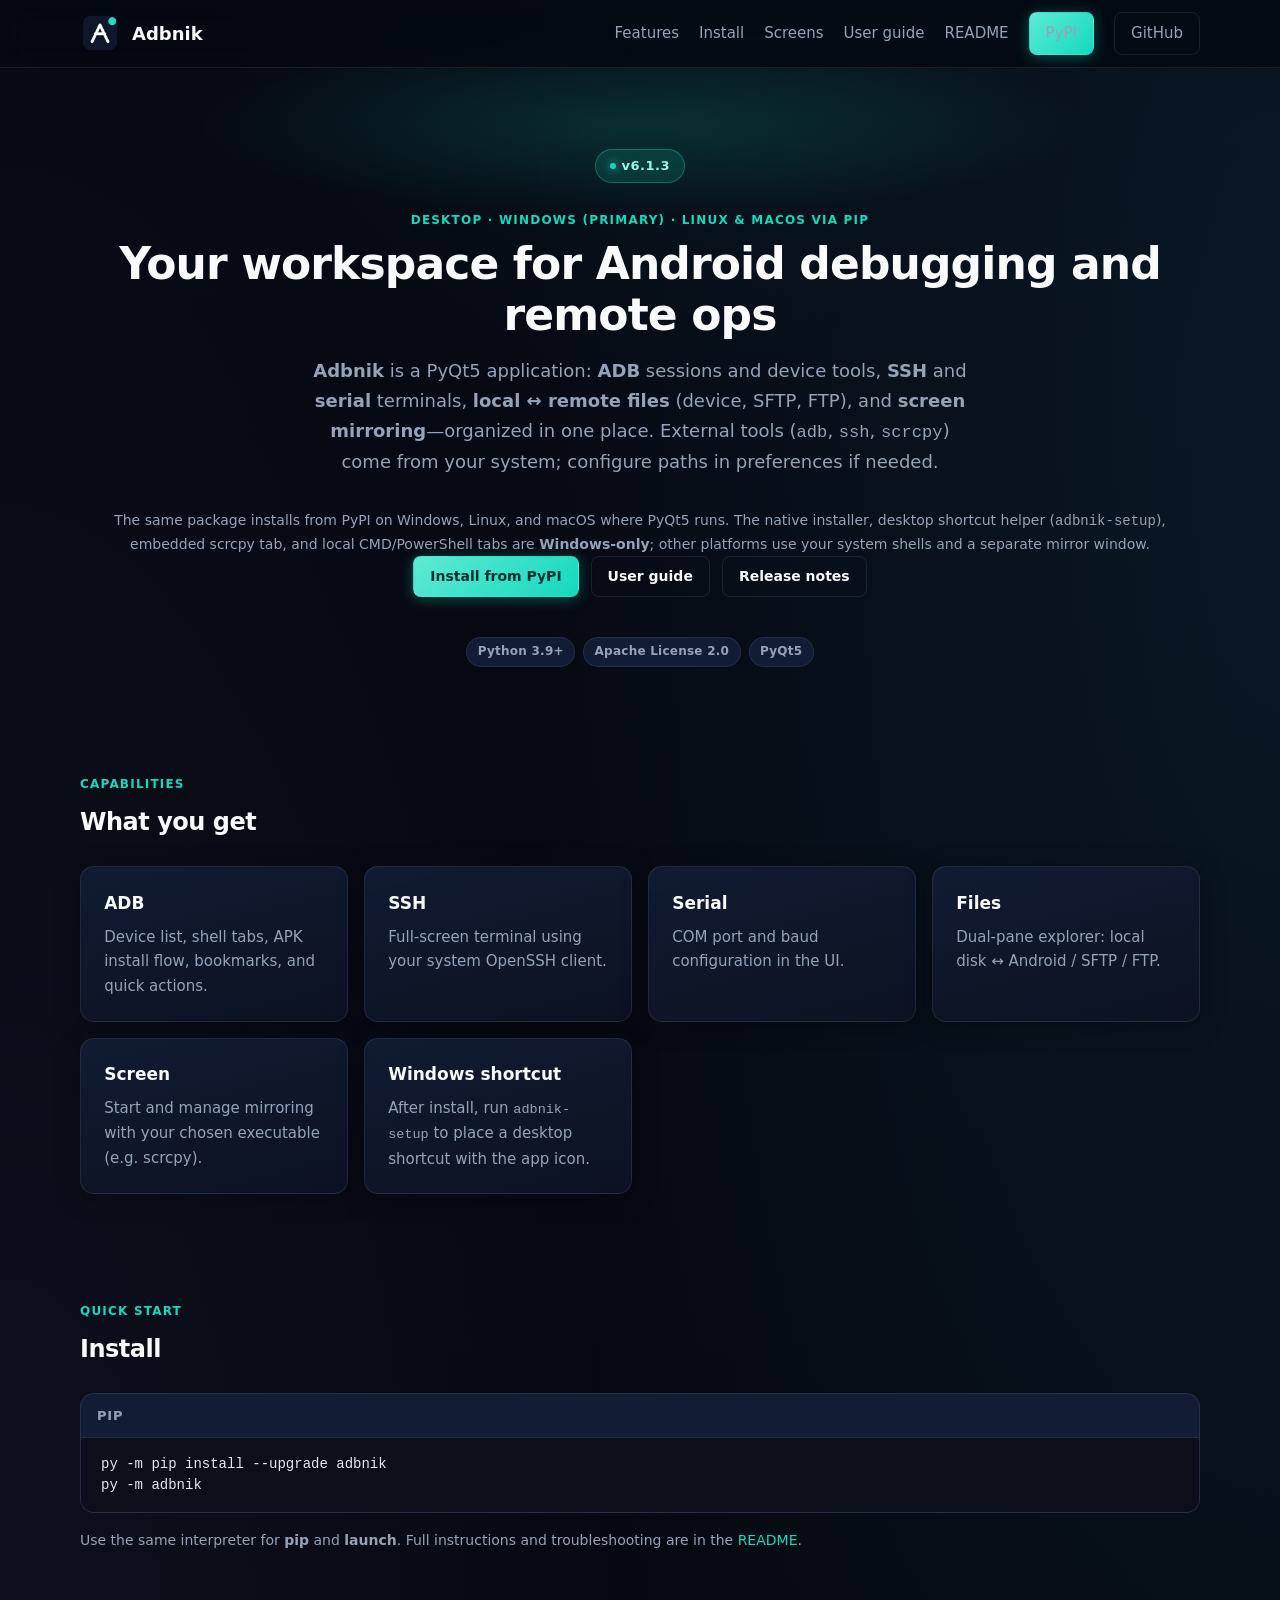
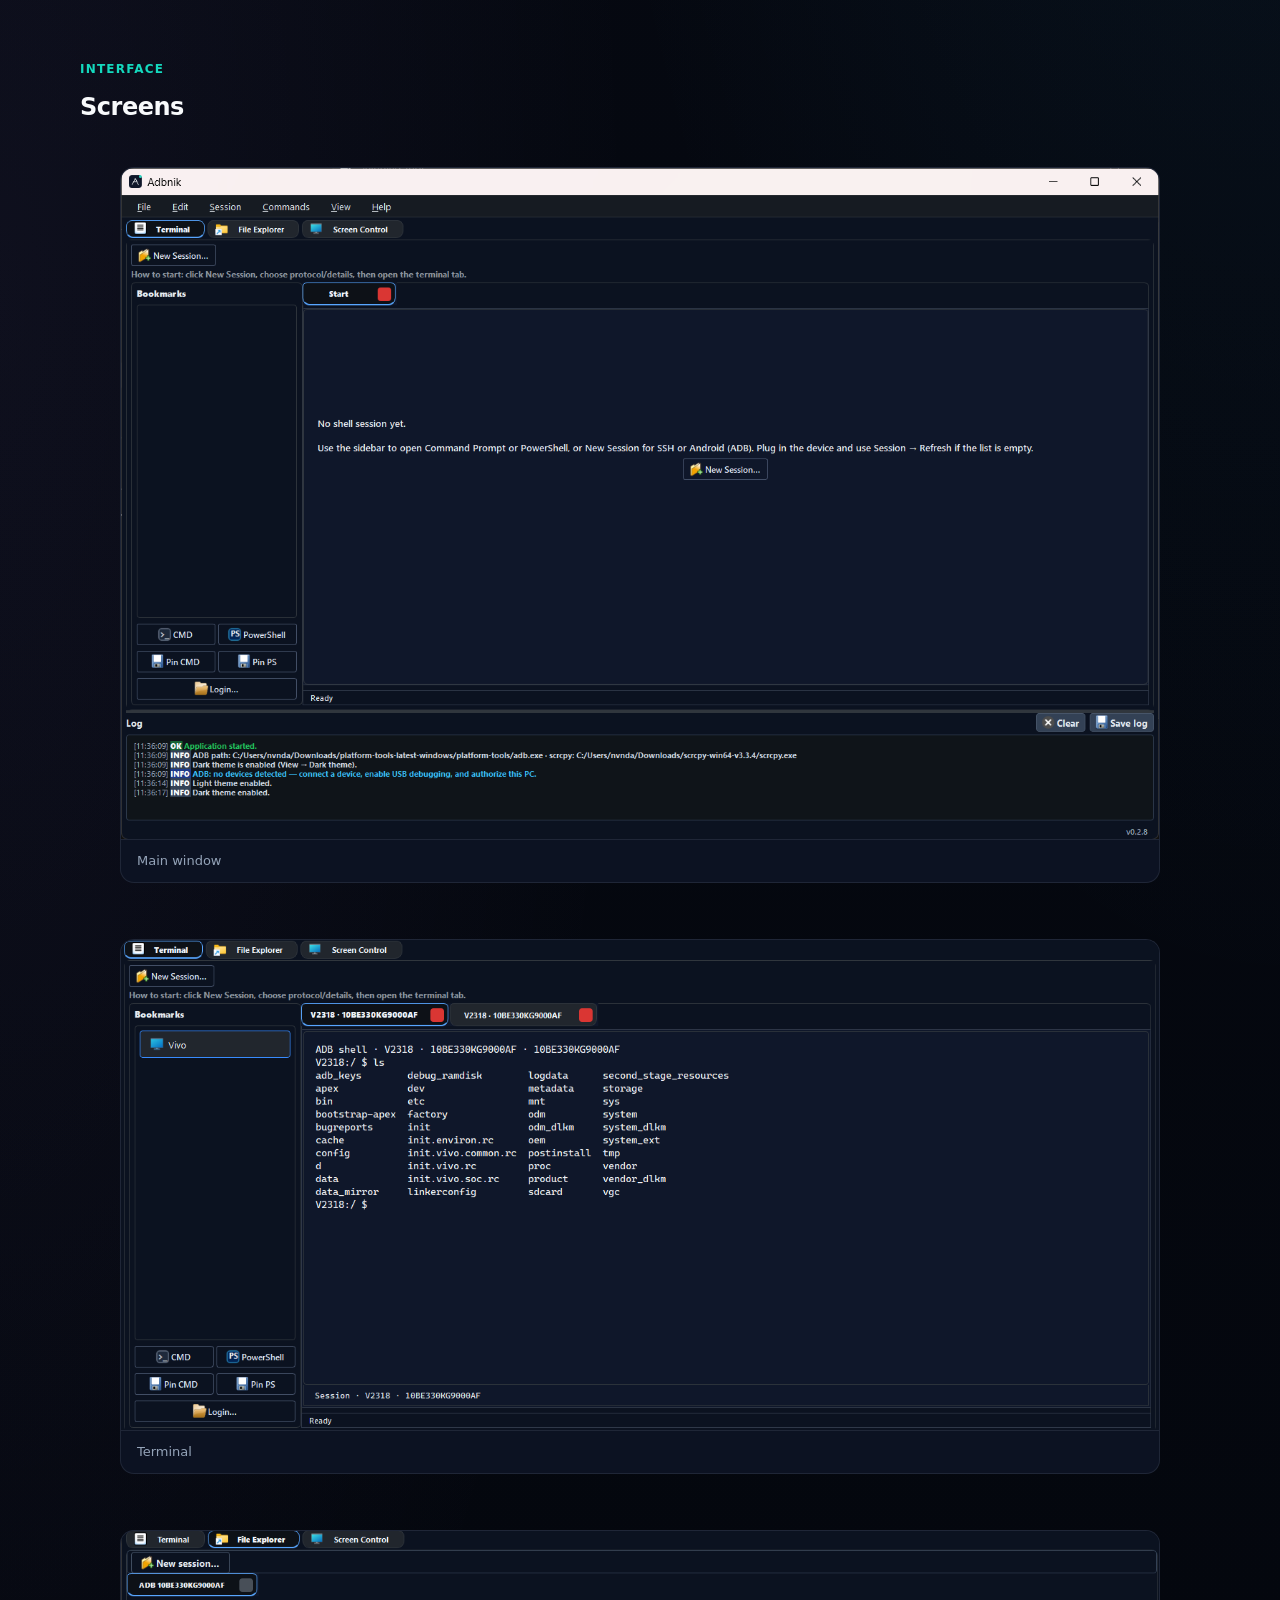
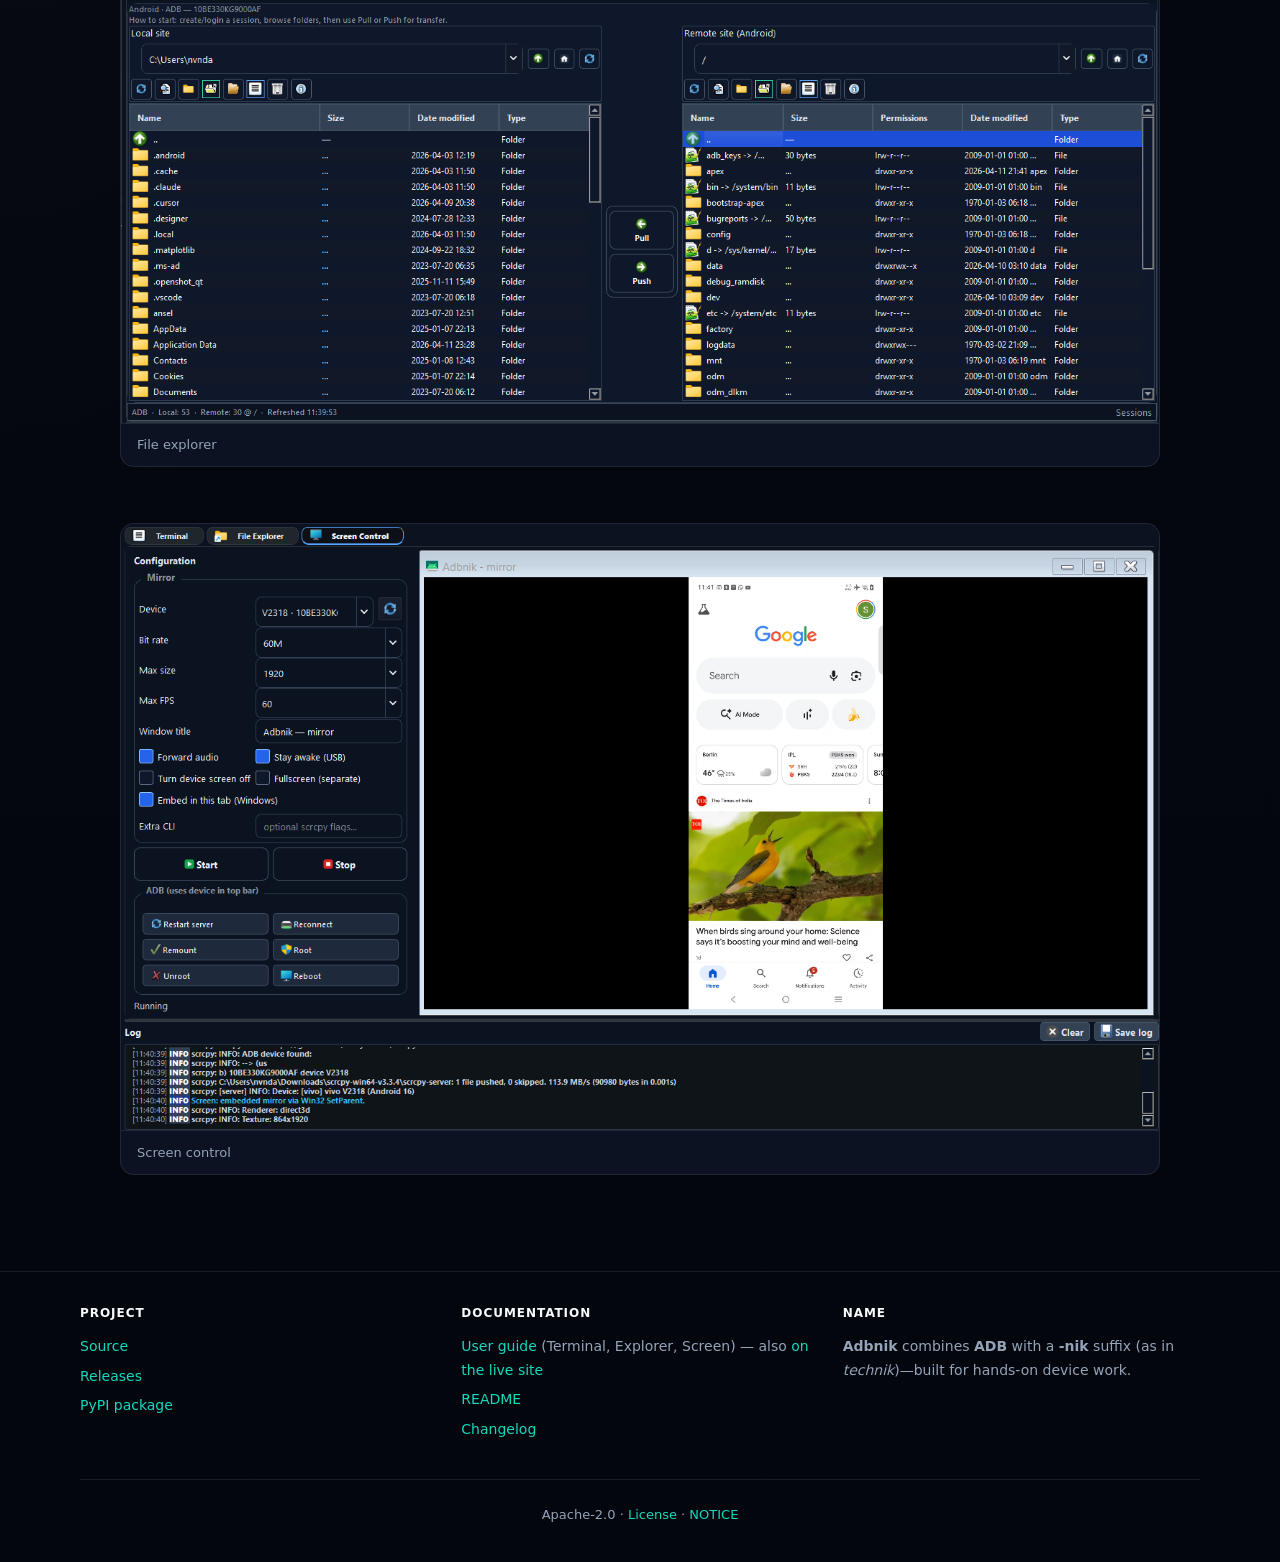
<file: docs/index.html>
<!DOCTYPE html>
<html lang="en">
<head>
  <meta charset="utf-8" />
  <meta name="viewport" content="width=device-width, initial-scale=1" />
  <meta name="keywords" content="Adbnik, adbnik, Python, Python 3, PyQt5, PyQt, ADB, Android, Android Debug Bridge, SSH, OpenSSH, serial, COM, scrcpy, screen mirroring, SFTP, FTP, desktop application, pip, PyPI" />
  <meta name="description" content="Adbnik — Python PyQt5 desktop workspace for Android ADB, SSH/serial terminals, SFTP/FTP file transfer, and screen mirroring. Apache-2.0." />
  <meta name="theme-color" content="#070b12" />
  <meta property="og:title" content="Adbnik — Android &amp; device workspace" />
  <meta property="og:description" content="Python PyQt5 app: ADB, SSH, serial, SFTP/FTP, and screen mirroring in one workspace. Latest: v6.1.3." />
  <meta property="og:type" content="website" />
  <title>Adbnik — Android &amp; device workspace</title>
  <link rel="stylesheet" href="css/site.css" />
  <link rel="icon" href="../branding/adbnik-256.png" type="image/png" />
  <script type="application/ld+json">
  {"@context":"https://schema.org","@type":"SoftwareApplication","name":"Adbnik","alternateName":"adbnik","applicationCategory":"DeveloperApplication","operatingSystem":"Windows, Linux, macOS","programmingLanguage":"Python","runtimePlatform":"PyQt5","description":"Python PyQt5 desktop workspace for Android ADB, SSH, serial, SFTP/FTP, and screen mirroring.","downloadUrl":"https://pypi.org/project/adbnik/"}
  </script>
</head>
<body>
  <a class="skip-link" href="#main">Skip to content</a>

  <header class="site-header">
    <div class="wrap header-inner">
      <a class="brand" href="./">
        <img src="../branding/adbnik-256.png" width="40" height="40" alt="" />
        <span>Adbnik</span>
      </a>
      <nav class="nav" aria-label="Primary">
        <a href="#features">Features</a>
        <a href="#install">Install</a>
        <a href="#screens">Screens</a>
        <a href="guide/index.html">User guide</a>
        <a href="https://github.com/nvnkennedy/adbnik/blob/main/README.md">README</a>
        <a class="btn btn-primary" href="https://pypi.org/project/adbnik/">PyPI</a>
        <a class="btn btn-ghost" href="https://github.com/nvnkennedy/adbnik">GitHub</a>
      </nav>
    </div>
  </header>

  <main id="main">
    <div class="wrap">
      <section class="hero" aria-labelledby="hero-title">
        <p class="version-pill" title="Current stable release on PyPI"><span class="dot" aria-hidden="true"></span> v6.1.3</p>
        <p class="section-label">Desktop · Windows (primary) · Linux &amp; macOS via pip</p>
        <h1 id="hero-title">Your workspace for Android debugging and remote ops</h1>
        <p class="hero-lead">
          <strong>Adbnik</strong> is a PyQt5 application: <strong>ADB</strong> sessions and device tools,
          <strong>SSH</strong> and <strong>serial</strong> terminals, <strong>local ↔ remote files</strong>
          (device, SFTP, FTP), and <strong>screen mirroring</strong>—organized in one place.
          External tools (<code style="font-size:0.95em">adb</code>, <code style="font-size:0.95em">ssh</code>, <code style="font-size:0.95em">scrcpy</code>) come from your system; configure paths in preferences if needed.
        </p>
        <p class="install-note">The same package installs from PyPI on Windows, Linux, and macOS where PyQt5 runs. The native installer, desktop shortcut helper (<code>adbnik-setup</code>), embedded scrcpy tab, and local CMD/PowerShell tabs are <strong>Windows-only</strong>; other platforms use your system shells and a separate mirror window.</p>
        <div class="hero-cta">
          <a class="btn btn-primary" href="https://pypi.org/project/adbnik/">Install from PyPI</a>
          <a class="btn btn-ghost" href="guide/index.html">User guide</a>
          <a class="btn btn-ghost" href="https://github.com/nvnkennedy/adbnik/releases">Release notes</a>
        </div>
        <div class="badge-row" aria-label="Highlights">
          <span class="badge">Python 3.9+</span>
          <span class="badge">Apache License 2.0</span>
          <span class="badge">PyQt5</span>
        </div>
      </section>

      <section id="features" aria-labelledby="feat-title">
        <p class="section-label">Capabilities</p>
        <h2 id="feat-title">What you get</h2>
        <div class="grid">
          <article class="card">
            <h3>ADB</h3>
            <p>Device list, shell tabs, APK install flow, bookmarks, and quick actions.</p>
          </article>
          <article class="card">
            <h3>SSH</h3>
            <p>Full-screen terminal using your system OpenSSH client.</p>
          </article>
          <article class="card">
            <h3>Serial</h3>
            <p>COM port and baud configuration in the UI.</p>
          </article>
          <article class="card">
            <h3>Files</h3>
            <p>Dual-pane explorer: local disk ↔ Android / SFTP / FTP.</p>
          </article>
          <article class="card">
            <h3>Screen</h3>
            <p>Start and manage mirroring with your chosen executable (e.g. scrcpy).</p>
          </article>
          <article class="card">
            <h3>Windows shortcut</h3>
            <p>After install, run <code style="font-size:0.9em">adbnik-setup</code> to place a desktop shortcut with the app icon.</p>
          </article>
        </div>
      </section>

      <section id="install" aria-labelledby="install-title">
        <p class="section-label">Quick start</p>
        <h2 id="install-title">Install</h2>
        <div class="install-block">
          <div class="install-head">pip</div>
          <pre class="code" id="pip-cmd">py -m pip install --upgrade adbnik
py -m adbnik</pre>
        </div>
        <p class="install-note">
          Use the same interpreter for <strong>pip</strong> and <strong>launch</strong>. Full instructions and troubleshooting are in the
          <a href="https://github.com/nvnkennedy/adbnik/blob/main/README.md">README</a>.
        </p>
      </section>

      <section id="screens" aria-labelledby="shots-title">
        <p class="section-label">Interface</p>
        <h2 id="shots-title">Screens</h2>
        <div class="shots">
          <figure class="shot">
            <img
              src="screenshots/01-main-window.png"
              alt="Adbnik main window with tabs for terminal, files, and screen"
              width="1280"
              height="720"
              loading="lazy"
            />
            <figcaption>Main window</figcaption>
          </figure>
          <figure class="shot">
            <img
              src="screenshots/02-terminal.png"
              alt="Terminal tab with shell output"
              width="1280"
              height="720"
              loading="lazy"
            />
            <figcaption>Terminal</figcaption>
          </figure>
          <figure class="shot">
            <img
              src="screenshots/03-file-explorer.png"
              alt="File explorer with local and remote panes"
              width="1280"
              height="720"
              loading="lazy"
            />
            <figcaption>File explorer</figcaption>
          </figure>
          <figure class="shot">
            <img
              src="screenshots/04-screen-control.png"
              alt="Screen control tab"
              width="1280"
              height="720"
              loading="lazy"
            />
            <figcaption>Screen control</figcaption>
          </figure>
        </div>
      </section>
    </div>
  </main>

  <footer class="site-footer">
    <div class="wrap">
      <div class="footer-grid">
        <div>
          <h3>Project</h3>
          <ul>
            <li><a href="https://github.com/nvnkennedy/adbnik">Source</a></li>
            <li><a href="https://github.com/nvnkennedy/adbnik/releases">Releases</a></li>
            <li><a href="https://pypi.org/project/adbnik/">PyPI package</a></li>
          </ul>
        </div>
        <div>
          <h3>Documentation</h3>
          <ul>
            <li><a href="guide/index.html">User guide</a> (Terminal, Explorer, Screen) — also <a href="https://nvnkennedy.github.io/adbnik/guide/index.html">on the live site</a></li>
            <li><a href="https://github.com/nvnkennedy/adbnik/blob/main/README.md">README</a></li>
            <li><a href="https://github.com/nvnkennedy/adbnik/blob/main/CHANGELOG.md">Changelog</a></li>
          </ul>
        </div>
        <div>
          <h3>Name</h3>
          <p style="margin:0;font-size:0.875rem;color:var(--muted);max-width:28rem">
            <strong>Adbnik</strong> combines <strong>ADB</strong> with a <strong>-nik</strong> suffix (as in <em>technik</em>)—built for hands-on device work.
          </p>
        </div>
      </div>
      <div class="footer-bottom">
        Apache-2.0 · <a href="https://github.com/nvnkennedy/adbnik/blob/main/LICENSE">License</a> · <a href="https://github.com/nvnkennedy/adbnik/blob/main/NOTICE">NOTICE</a>
      </div>
    </div>
  </footer>
</body>
</html>
</file>
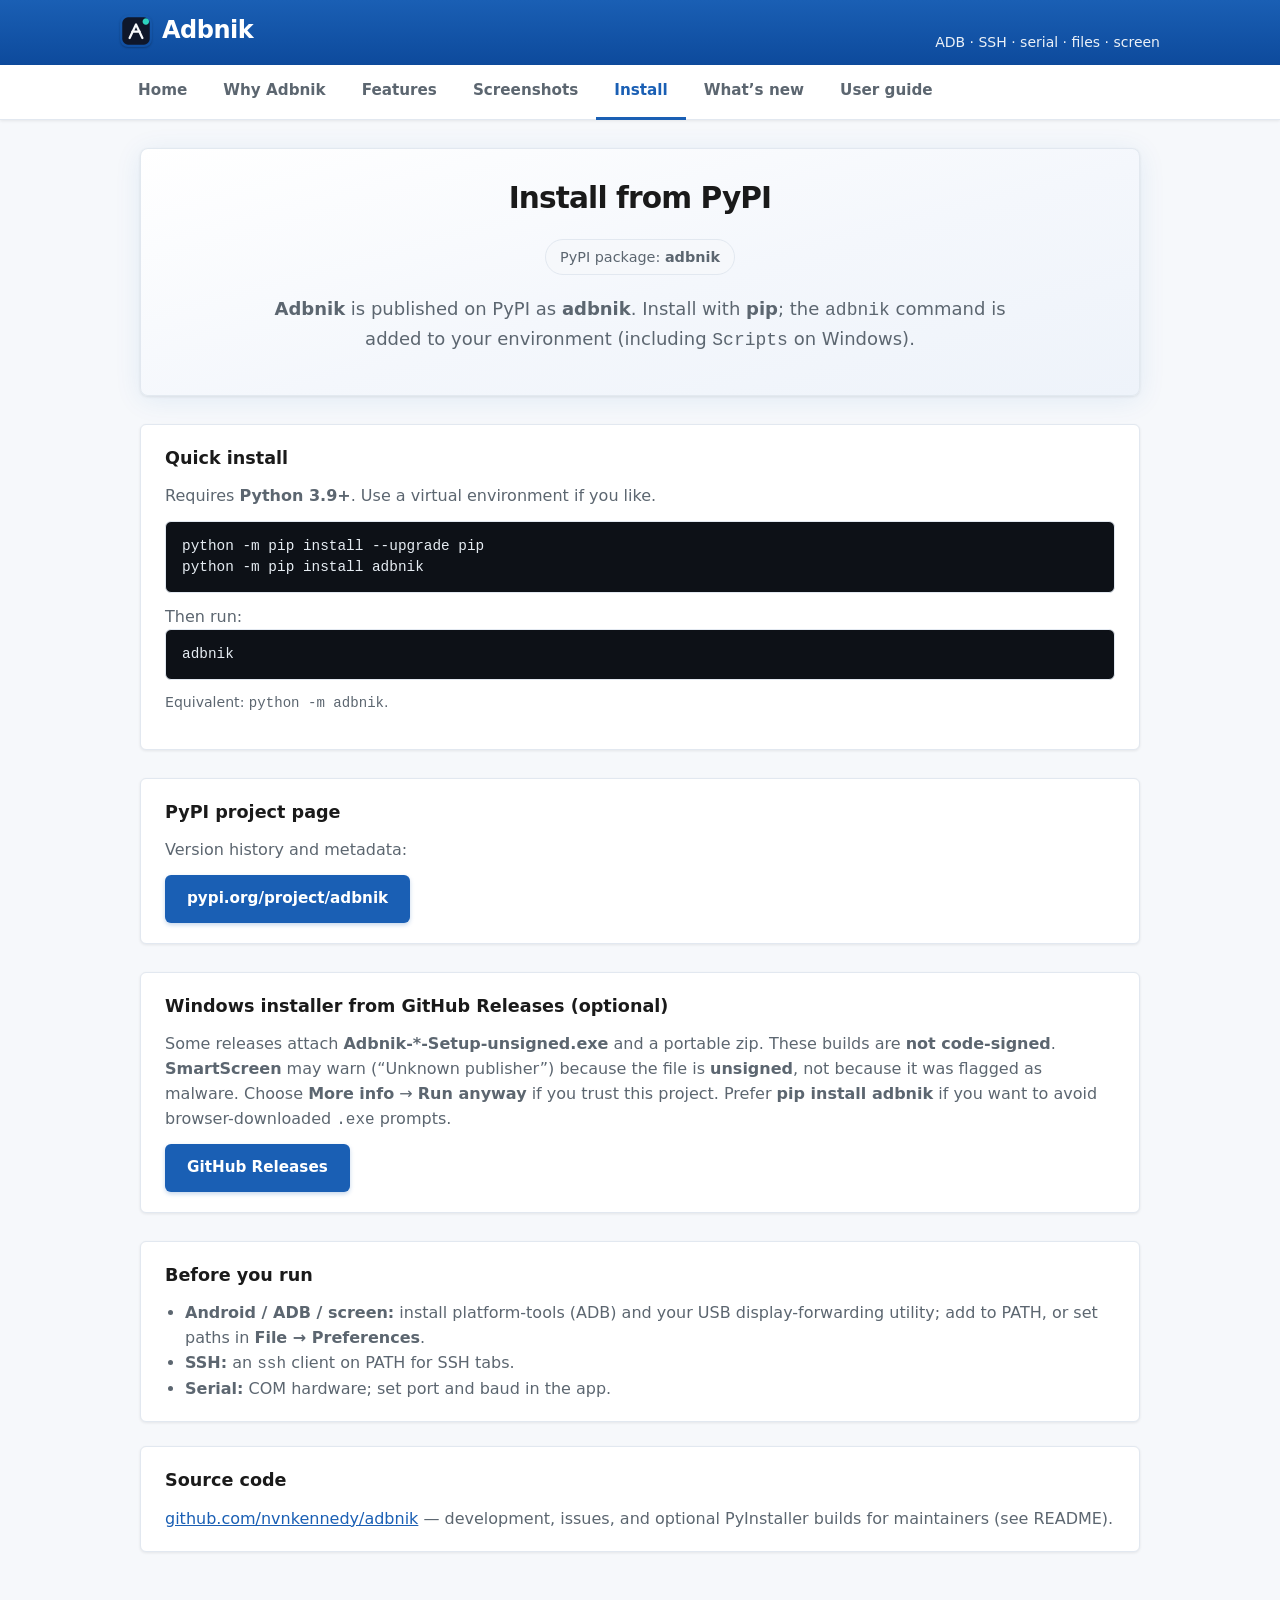
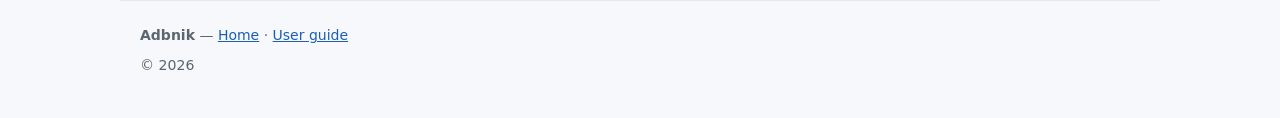
<file: site/download.html>
﻿<!doctype html>
<html lang="en">
<head>
  <meta charset="utf-8" />
  <meta name="viewport" content="width=device-width, initial-scale=1" />
  <meta name="keywords" content="Adbnik, adbnik, Python, PyQt5, pip, PyPI, install" />
  <meta name="description" content="Redirect: install Adbnik (Python PyQt5) with pip — package adbnik." />
  <title>Redirecting…</title>
  <meta http-equiv="refresh" content="0; url=install.html" />
  <link rel="canonical" href="https://nvnkennedy.github.io/adbnik/install.html" />
  <link rel="icon" href="branding/favicon.ico" sizes="any" />
  <meta property="og:image" content="https://nvnkennedy.github.io/adbnik/branding/adbnik-256.png" />
</head>
<body>
  <p>Adbnik is installed with <strong>pip</strong>. Redirecting to the <a href="install.html">install page</a>…</p>
</body>
</html>
</file>
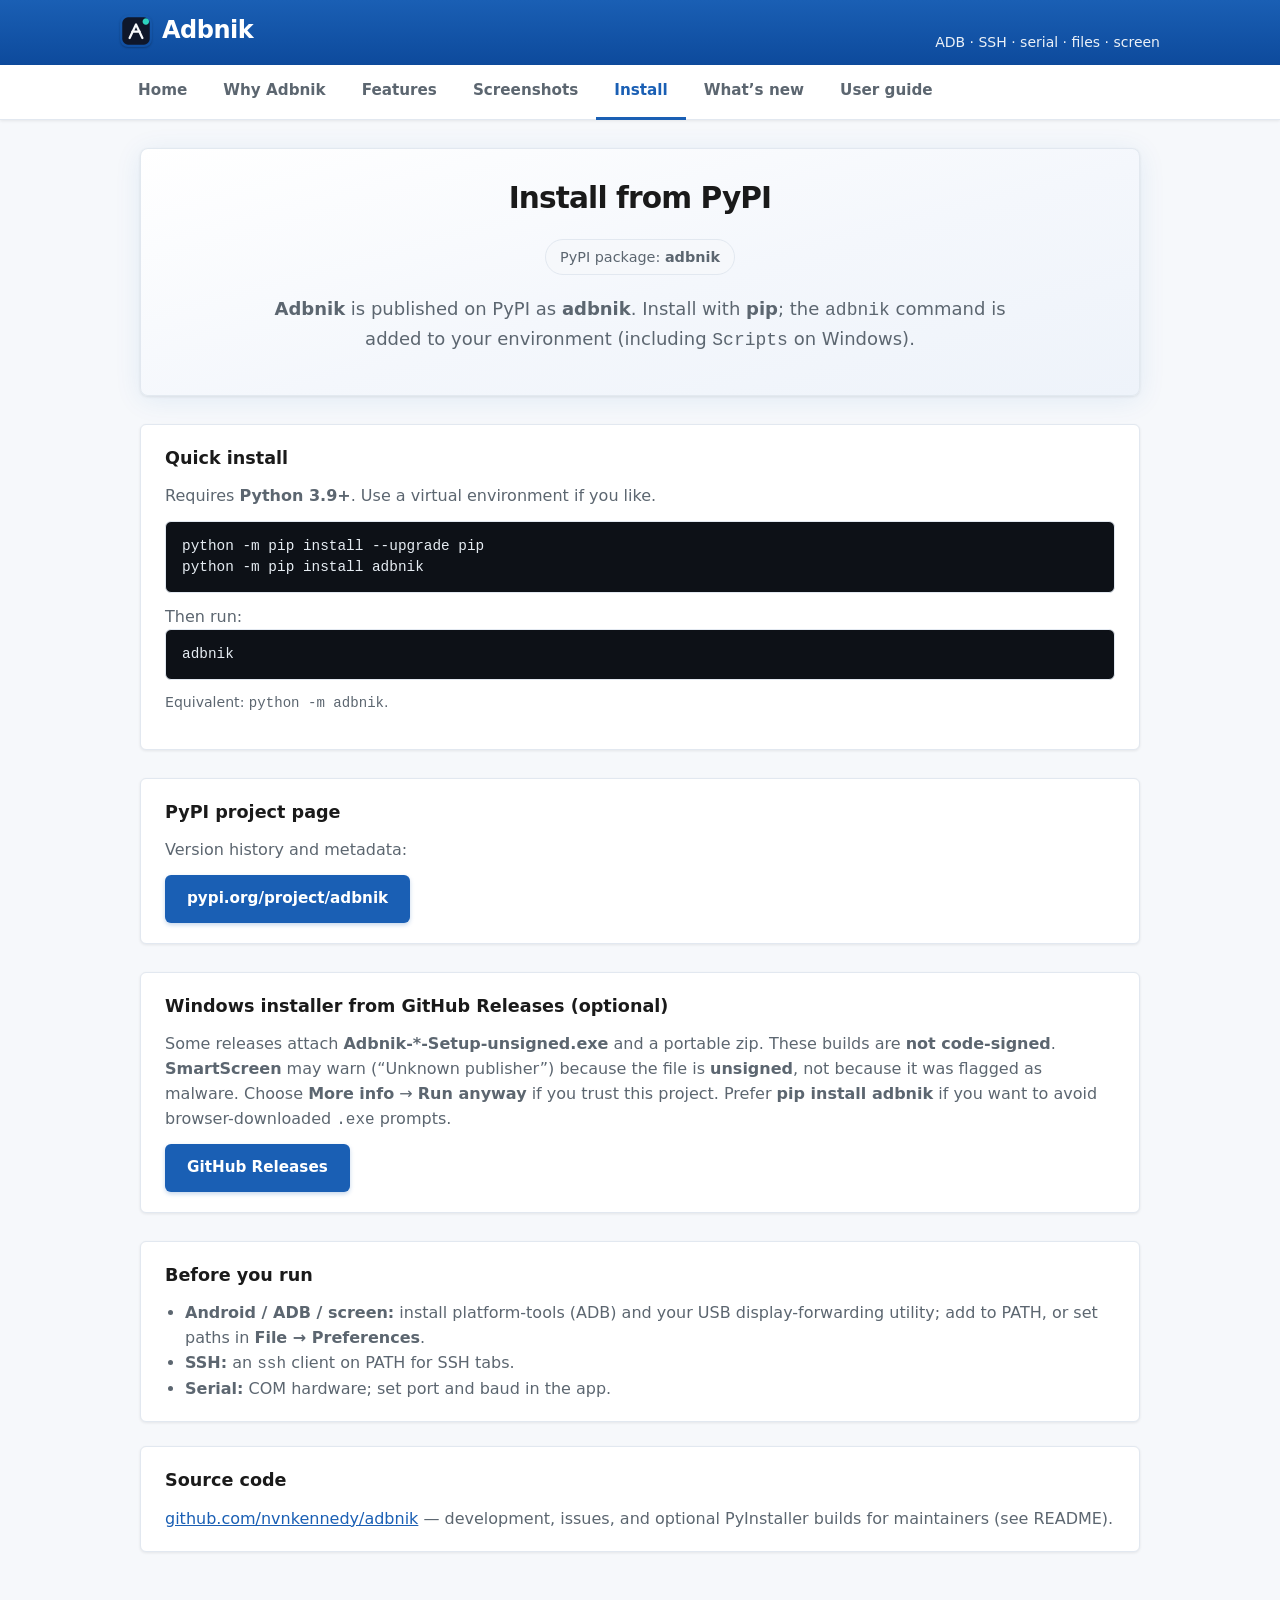
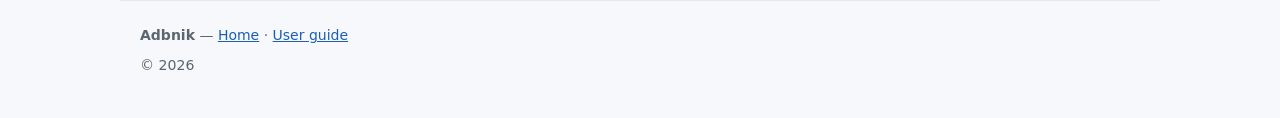
<file: site/install.html>
<!doctype html>
<html lang="en">
<head>
  <meta charset="utf-8" />
  <meta name="viewport" content="width=device-width, initial-scale=1" />
  <meta name="keywords" content="Adbnik, adbnik, pip install, Python, PyQt5, PyPI, ADB, Android, SSH, serial, scrcpy" />
  <title>Install Adbnik — PyPI (Python package adbnik)</title>
  <meta name="description" content="Install Adbnik (Python PyQt5) with pip: package adbnik. ADB, SSH, serial, files, and USB screen control." />
  <link rel="canonical" href="https://nvnkennedy.github.io/adbnik/install.html" />
  <link rel="icon" href="branding/favicon.ico" sizes="any" />
  <link rel="icon" type="image/png" sizes="256x256" href="branding/adbnik-256.png" />
  <link rel="apple-touch-icon" href="branding/adbnik-256.png" />
  <meta property="og:type" content="website" />
  <meta property="og:site_name" content="Adbnik" />
  <meta property="og:title" content="Install Adbnik — PyPI (adbnik)" />
  <meta property="og:description" content="pip install adbnik — Python PyQt5 desktop workspace for ADB, SSH, serial, files, screen." />
  <meta property="og:image" content="https://nvnkennedy.github.io/adbnik/branding/adbnik-256.png" />
  <meta property="og:url" content="https://nvnkennedy.github.io/adbnik/install.html" />
  <meta name="twitter:card" content="summary" />
  <meta name="twitter:title" content="Install Adbnik — PyPI (adbnik)" />
  <meta name="twitter:description" content="pip install adbnik — Python PyQt5 app for ADB, SSH, serial, files, screen." />
  <meta name="twitter:image" content="https://nvnkennedy.github.io/adbnik/branding/adbnik-256.png" />
  <link rel="stylesheet" href="assets/style.css" />
</head>
<body>
  <div class="topbar">
    <div class="topbar-inner">
      <a class="logo logo-mark" href="index.html"><img src="branding/adbnik-256.png" width="32" height="32" alt="" /> <span>Adbnik</span></a>
      <span class="tagline">ADB · SSH · serial · files · screen</span>
    </div>
  </div>
  <nav class="mainnav" aria-label="Primary">
    <div class="mainnav-inner">
      <a href="index.html">Home</a>
      <a href="index.html#why">Why Adbnik</a>
      <a href="index.html#features">Features</a>
      <a href="index.html#screenshots">Screenshots</a>
      <a class="active" href="install.html">Install</a>
      <a href="https://github.com/nvnkennedy/adbnik/releases/latest">What’s new</a>
      <a href="guide/index.html">User guide</a>
    </div>
  </nav>

  <main class="wrap">
    <section class="hero download-hero">
      <h1>Install from PyPI</h1>
      <p class="version-pill">PyPI package: <strong>adbnik</strong></p>
      <p class="lead" style="margin: 0 auto; max-width: 46rem;">
        <strong>Adbnik</strong> is published on PyPI as <strong>adbnik</strong>.
        Install with <strong>pip</strong>; the <code>adbnik</code> command is added to your environment (including <code>Scripts</code> on Windows).
      </p>
    </section>

    <div class="info-box" style="margin-bottom: 24px;">
      <h2>Quick install</h2>
      <p style="color: var(--muted); margin: 0 0 12px;">Requires <strong>Python 3.9+</strong>. Use a virtual environment if you like.</p>
      <pre class="install-snippet"><code>python -m pip install --upgrade pip
python -m pip install adbnik</code></pre>
      <p style="color: var(--muted); margin: 12px 0 0;">Then run:</p>
      <pre class="install-snippet"><code>adbnik</code></pre>
      <p class="small" style="margin-top: 12px;">Equivalent: <code>python -m adbnik</code>.</p>
    </div>

    <div class="info-box" style="margin-bottom: 24px;">
      <h2>PyPI project page</h2>
      <p style="color: var(--muted); margin: 0 0 12px;">Version history and metadata:</p>
      <p style="margin: 0;">
        <a class="btn" href="https://pypi.org/project/adbnik/">pypi.org/project/adbnik</a>
      </p>
    </div>

    <div class="info-box" style="margin-bottom: 24px;">
      <h2>Windows installer from GitHub Releases (optional)</h2>
      <p style="color: var(--muted); margin: 0 0 12px;">
        Some releases attach <strong>Adbnik-*-Setup-unsigned.exe</strong> and a portable zip. These builds are <strong>not code-signed</strong>.
        <strong>SmartScreen</strong> may warn (“Unknown publisher”) because the file is <strong>unsigned</strong>, not because it was flagged as malware.
        Choose <strong>More info</strong> → <strong>Run anyway</strong> if you trust this project.
        Prefer <strong>pip install adbnik</strong> if you want to avoid browser-downloaded <code>.exe</code> prompts.
      </p>
      <p style="margin: 0;">
        <a class="btn btn-ghost" href="https://github.com/nvnkennedy/adbnik/releases">GitHub Releases</a>
      </p>
    </div>

    <div class="info-box">
      <h2>Before you run</h2>
      <ul>
        <li><strong>Android / ADB / screen:</strong> install platform-tools (ADB) and your USB display-forwarding utility; add to PATH, or set paths in <strong>File → Preferences</strong>.</li>
        <li><strong>SSH:</strong> an <code>ssh</code> client on PATH for SSH tabs.</li>
        <li><strong>Serial:</strong> COM hardware; set port and baud in the app.</li>
      </ul>
    </div>

    <div class="info-box" style="margin-top: 24px;">
      <h2>Source code</h2>
      <p style="color: var(--muted); margin: 0;">
        <a href="https://github.com/nvnkennedy/adbnik">github.com/nvnkennedy/adbnik</a>
        — development, issues, and optional PyInstaller builds for maintainers (see README).
      </p>
    </div>
  </main>

  <footer class="site-footer">
    <p><strong>Adbnik</strong> — <a href="index.html">Home</a> · <a href="guide/index.html">User guide</a></p>
    <p class="small">© <span id="y"></span></p>
  </footer>
  <script>
    document.getElementById("y").textContent = new Date().getFullYear();
  </script>
</body>
</html>
</file>
<file: docs/css/site.css>
/* Adbnik — project site (GitHub Pages) */

:root {
  --bg: #050810;
  --bg-elevated: #0c1222;
  --surface: #121c35;
  --border: rgba(148, 163, 184, 0.14);
  --text: #f8fafc;
  --muted: #94a3b8;
  --accent: #14d9be;
  --accent-soft: rgba(20, 217, 190, 0.14);
  --accent-hover: #5eead4;
  --shadow: 0 28px 90px rgba(0, 0, 0, 0.5);
  --shadow-card: 0 4px 24px rgba(0, 0, 0, 0.35);
  --radius: 14px;
  --font: "Segoe UI Variable", system-ui, "Segoe UI", Roboto, "Helvetica Neue", Arial, sans-serif;
  --mono: ui-monospace, "Cascadia Code", "Consolas", monospace;
}

*,
*::before,
*::after {
  box-sizing: border-box;
}

html {
  scroll-behavior: smooth;
}

body {
  margin: 0;
  min-height: 100vh;
  font-family: var(--font);
  font-size: 1rem;
  line-height: 1.65;
  color: var(--text);
  background-color: var(--bg);
  background-image:
    radial-gradient(ellipse 100% 70% at 50% -30%, rgba(20, 217, 190, 0.18), transparent 55%),
    radial-gradient(ellipse 60% 45% at 100% 10%, rgba(56, 189, 248, 0.08), transparent),
    radial-gradient(ellipse 50% 40% at 0% 40%, rgba(167, 139, 250, 0.06), transparent),
    linear-gradient(180deg, #060a14 0%, var(--bg) 38%, #03060c 100%);
}

a {
  color: var(--accent);
  text-decoration: none;
  transition: color 0.15s ease;
}

a:hover {
  color: var(--accent-hover);
  text-decoration: underline;
}

.skip-link {
  position: absolute;
  left: -9999px;
  z-index: 9999;
  padding: 0.5rem 1rem;
  background: var(--accent);
  color: var(--bg);
}

.skip-link:focus {
  left: 1rem;
  top: 1rem;
}

.wrap {
  width: min(1120px, 100% - 2rem);
  margin-inline: auto;
}

/* Header */
.site-header {
  position: sticky;
  top: 0;
  z-index: 100;
  border-bottom: 1px solid var(--border);
  background: rgba(5, 8, 16, 0.78);
  backdrop-filter: blur(16px) saturate(1.2);
  -webkit-backdrop-filter: blur(16px) saturate(1.2);
}

.header-inner {
  display: flex;
  align-items: center;
  justify-content: space-between;
  gap: 1rem;
  padding: 0.75rem 0;
  flex-wrap: wrap;
}

.brand {
  display: flex;
  align-items: center;
  gap: 0.75rem;
  color: var(--text);
  text-decoration: none;
  font-weight: 600;
  font-size: 1.125rem;
}

.brand:hover {
  color: var(--accent);
  text-decoration: none;
}

.brand img {
  width: 40px;
  height: 40px;
  border-radius: 10px;
}

.nav {
  display: flex;
  align-items: center;
  gap: 0.25rem 1.25rem;
  flex-wrap: wrap;
}

.nav a {
  color: var(--muted);
  font-size: 0.9375rem;
  font-weight: 500;
}

.nav a:hover {
  color: var(--text);
  text-decoration: none;
}

.btn {
  display: inline-flex;
  align-items: center;
  justify-content: center;
  gap: 0.5rem;
  padding: 0.5rem 1rem;
  border-radius: 8px;
  font-weight: 600;
  font-size: 0.875rem;
  border: 1px solid transparent;
  cursor: pointer;
  transition: background 0.15s ease, border-color 0.15s ease, color 0.15s ease;
}

.btn-primary {
  background: linear-gradient(135deg, #5eead4 0%, var(--accent) 100%);
  color: #042f2e;
  box-shadow: 0 2px 14px rgba(20, 217, 190, 0.35);
}

.btn-primary:hover {
  background: linear-gradient(135deg, #99f6e4 0%, #5eead4 100%);
  color: #022c22;
  text-decoration: none;
  box-shadow: 0 4px 20px rgba(20, 217, 190, 0.45);
}

.btn-ghost {
  background: transparent;
  color: var(--text);
  border-color: var(--border);
}

.btn-ghost:hover {
  background: var(--surface);
  text-decoration: none;
}

/* Hero */
.hero {
  position: relative;
  padding: 4.25rem 0 3rem;
  text-align: center;
}

.hero::after {
  content: "";
  position: absolute;
  inset: -2rem 10% auto;
  height: 180px;
  background: radial-gradient(ellipse at center, var(--accent-soft), transparent 70%);
  pointer-events: none;
  z-index: 0;
}

.hero > * {
  position: relative;
  z-index: 1;
}

.version-pill {
  display: inline-flex;
  align-items: center;
  gap: 0.35rem;
  padding: 0.35rem 0.85rem;
  border-radius: 999px;
  font-size: 0.8125rem;
  font-weight: 700;
  letter-spacing: 0.04em;
  background: var(--accent-soft);
  border: 1px solid rgba(20, 217, 190, 0.35);
  color: #99f6e4;
  margin-bottom: 1rem;
}

.version-pill span.dot {
  width: 6px;
  height: 6px;
  border-radius: 50%;
  background: var(--accent);
  box-shadow: 0 0 10px var(--accent);
}

.hero h1 {
  margin: 0 0 1rem;
  font-size: clamp(2rem, 5vw, 2.75rem);
  font-weight: 700;
  letter-spacing: -0.02em;
  line-height: 1.15;
}

.hero-lead {
  margin: 0 auto 2rem;
  max-width: 42rem;
  font-size: 1.125rem;
  color: var(--muted);
}

.hero-cta {
  display: flex;
  flex-wrap: wrap;
  gap: 0.75rem;
  justify-content: center;
  margin-bottom: 2.5rem;
}

.badge-row {
  display: flex;
  flex-wrap: wrap;
  gap: 0.5rem;
  justify-content: center;
}

.badge {
  display: inline-block;
  padding: 0.25rem 0.65rem;
  border-radius: 999px;
  font-size: 0.75rem;
  font-weight: 600;
  letter-spacing: 0.02em;
  background: var(--surface);
  border: 1px solid var(--border);
  color: var(--muted);
}

/* Sections */
section {
  padding: 3rem 0;
}

section h2 {
  margin: 0 0 1.5rem;
  font-size: 1.5rem;
  font-weight: 700;
  letter-spacing: -0.02em;
}

.section-label {
  font-size: 0.75rem;
  font-weight: 700;
  text-transform: uppercase;
  letter-spacing: 0.1em;
  color: var(--accent);
  margin-bottom: 0.5rem;
}

/* Feature grid */
.grid {
  display: grid;
  grid-template-columns: repeat(auto-fill, minmax(260px, 1fr));
  gap: 1rem;
}

.card {
  padding: 1.35rem 1.45rem;
  border-radius: var(--radius);
  background: linear-gradient(165deg, rgba(17, 28, 51, 0.95) 0%, var(--bg-elevated) 100%);
  border: 1px solid var(--border);
  box-shadow: var(--shadow-card);
  transition: transform 0.2s ease, border-color 0.2s ease, box-shadow 0.2s ease;
}

@media (prefers-reduced-motion: reduce) {
  .card {
    transition: none;
  }
}

.card:hover {
  transform: translateY(-3px);
  border-color: rgba(20, 217, 190, 0.22);
  box-shadow: 0 12px 40px rgba(0, 0, 0, 0.45), 0 0 0 1px rgba(20, 217, 190, 0.08);
}

.card h3 {
  margin: 0 0 0.5rem;
  font-size: 1.0625rem;
  font-weight: 600;
}

.card p {
  margin: 0;
  font-size: 0.9375rem;
  color: var(--muted);
}

/* Install */
.install-block {
  border-radius: var(--radius);
  background: var(--surface);
  border: 1px solid var(--border);
  overflow: hidden;
}

.install-head {
  display: flex;
  align-items: center;
  justify-content: space-between;
  padding: 0.65rem 1rem;
  border-bottom: 1px solid var(--border);
  font-size: 0.8125rem;
  font-weight: 600;
  color: var(--muted);
  text-transform: uppercase;
  letter-spacing: 0.06em;
}

pre,
.code {
  margin: 0;
  padding: 1rem 1.25rem;
  overflow-x: auto;
  font-family: var(--mono);
  font-size: 0.875rem;
  line-height: 1.5;
  color: #e2e8f0;
  background: #0a0f1a;
}

.install-note {
  margin: 1rem 0 0;
  font-size: 0.875rem;
  color: var(--muted);
}

/* Screens */
.shots {
  display: grid;
  gap: 1.5rem;
}

.shot {
  border-radius: var(--radius);
  overflow: hidden;
  border: 1px solid var(--border);
  background: var(--bg-elevated);
}

.shot img {
  display: block;
  width: 100%;
  height: auto;
  vertical-align: middle;
}

.shot figcaption {
  padding: 0.65rem 1rem;
  font-size: 0.8125rem;
  color: var(--muted);
  border-top: 1px solid var(--border);
}

/* Footer */
.site-footer {
  margin-top: 2rem;
  padding: 2rem 0 2.5rem;
  border-top: 1px solid var(--border);
  font-size: 0.875rem;
  color: var(--muted);
}

.footer-grid {
  display: grid;
  gap: 1.5rem;
  grid-template-columns: repeat(auto-fit, minmax(200px, 1fr));
}

.site-footer h3 {
  margin: 0 0 0.75rem;
  font-size: 0.75rem;
  font-weight: 700;
  text-transform: uppercase;
  letter-spacing: 0.08em;
  color: var(--text);
}

.site-footer ul {
  margin: 0;
  padding: 0;
  list-style: none;
}

.site-footer li {
  margin-bottom: 0.4rem;
}

.footer-bottom {
  margin-top: 2rem;
  padding-top: 1.5rem;
  border-top: 1px solid var(--border);
  text-align: center;
  font-size: 0.8125rem;
}

@media (max-width: 640px) {
  .header-inner {
    flex-direction: column;
    align-items: flex-start;
  }

  .nav {
    width: 100%;
  }

  .card:hover {
    transform: none;
  }
}

/* --- User guide (long-form) --- */
.doc-page main {
  padding: 2rem 0 3rem;
}

.doc-page article.doc {
  max-width: 52rem;
  margin: 0 auto;
}

.doc-page article.doc h1 {
  margin: 0 0 0.5rem;
  font-size: clamp(1.5rem, 3vw, 2rem);
  letter-spacing: -0.02em;
}

.doc-page .doc-lead {
  margin: 0 0 2rem;
  color: var(--muted);
  font-size: 1.05rem;
}

.doc-page article.doc h2 {
  margin: 2rem 0 0.75rem;
  font-size: 1.25rem;
  font-weight: 700;
  letter-spacing: -0.02em;
  border-bottom: 1px solid var(--border);
  padding-bottom: 0.35rem;
}

.doc-page article.doc h3 {
  margin: 1.25rem 0 0.5rem;
  font-size: 1.05rem;
  font-weight: 600;
}

.doc-page article.doc p,
.doc-page article.doc li {
  color: #cbd5e1;
  font-size: 0.9375rem;
}

.doc-page article.doc ul,
.doc-page article.doc ol {
  margin: 0.5rem 0 1rem 1.25rem;
  padding: 0;
}

.doc-page article.doc li {
  margin-bottom: 0.35rem;
}

.doc-page article.doc code {
  font-family: var(--mono);
  font-size: 0.88em;
  background: var(--surface);
  padding: 0.1em 0.35em;
  border-radius: 4px;
  border: 1px solid var(--border);
}

.doc-page article.doc table.doc-table {
  width: 100%;
  border-collapse: collapse;
  font-size: 0.875rem;
  margin: 1rem 0;
}

.doc-page article.doc table.doc-table th,
.doc-page article.doc table.doc-table td {
  border: 1px solid var(--border);
  padding: 0.5rem 0.65rem;
  text-align: left;
  vertical-align: top;
}

.doc-page article.doc table.doc-table th {
  background: var(--bg-elevated);
  color: var(--text);
  font-weight: 600;
}

.doc-page article.doc .steps {
  counter-reset: step;
  list-style: none;
  margin-left: 0;
  padding: 0;
}

.doc-page article.doc .steps > li {
  position: relative;
  padding-left: 2.5rem;
  margin-bottom: 1rem;
  counter-increment: step;
}

.doc-page article.doc .steps > li::before {
  content: counter(step);
  position: absolute;
  left: 0;
  top: 0;
  width: 1.75rem;
  height: 1.75rem;
  line-height: 1.75rem;
  text-align: center;
  font-size: 0.8125rem;
  font-weight: 700;
  background: var(--accent);
  color: #042f2e;
  border-radius: 50%;
}

.doc-nav {
  margin: 1.5rem 0 2rem;
  padding: 1rem 1.25rem;
  border-radius: var(--radius);
  background: var(--bg-elevated);
  border: 1px solid var(--border);
  font-size: 0.875rem;
}

.doc-nav a {
  font-weight: 600;
}
</file>
<file: site/assets/style.css>
﻿/* Product site — clean professional layout: light page, blue header bar */

:root {
  --header-bg: #1a5fb4;
  --header-bg-dark: #0d4a9c;
  --nav-border: #e2e8f0;
  --text: #1a1a1a;
  --muted: #5c6670;
  --surface: #ffffff;
  --surface-alt: #f6f8fb;
  --accent: #1a5fb4;
  --accent-hover: #144a8f;
  --success: #0d7d4d;
  --radius: 6px;
  --shadow: 0 1px 3px rgba(0, 0, 0, 0.08);
  --max: 1040px;
}

* {
  box-sizing: border-box;
}

html {
  scroll-behavior: smooth;
}

body {
  margin: 0;
  font-family: "Segoe UI", system-ui, -apple-system, sans-serif;
  color: var(--text);
  background: var(--surface-alt);
  line-height: 1.55;
  font-size: 16px;
}

a {
  color: var(--accent);
}

a:hover {
  color: var(--accent-hover);
}

/* Top brand bar */
.topbar {
  background: linear-gradient(180deg, var(--header-bg) 0%, var(--header-bg-dark) 100%);
  color: #fff;
  padding: 12px 20px;
  box-shadow: 0 2px 8px rgba(0, 0, 0, 0.12);
}

.topbar-inner {
  max-width: var(--max);
  margin: 0 auto;
  display: flex;
  align-items: baseline;
  justify-content: space-between;
  flex-wrap: wrap;
  gap: 8px;
}

.logo {
  font-size: 1.5rem;
  font-weight: 700;
  letter-spacing: -0.02em;
  color: #fff;
  text-decoration: none;
}

.logo:hover {
  color: #e8f2ff;
}

.logo-mark {
  display: inline-flex;
  align-items: center;
  gap: 10px;
}

.logo-mark img {
  width: 32px;
  height: 32px;
  display: block;
  border-radius: 8px;
  box-shadow: 0 1px 2px rgba(0, 0, 0, 0.25);
}

.tagline {
  font-size: 0.875rem;
  opacity: 0.92;
  font-weight: 400;
}

/* Main navigation */
.mainnav {
  background: var(--surface);
  border-bottom: 1px solid var(--nav-border);
  padding: 0 20px;
  box-shadow: var(--shadow);
}

.mainnav-inner {
  max-width: var(--max);
  margin: 0 auto;
  display: flex;
  gap: 0;
}

.mainnav a {
  display: inline-block;
  padding: 14px 18px;
  color: var(--muted);
  text-decoration: none;
  font-size: 0.95rem;
  font-weight: 600;
  border-bottom: 3px solid transparent;
  margin-bottom: -1px;
}

.mainnav a:hover {
  color: var(--accent);
  background: var(--surface-alt);
}

.mainnav a.active {
  color: var(--accent);
  border-bottom-color: var(--accent);
}

.wrap {
  max-width: var(--max);
  margin: 0 auto;
  padding: 28px 20px 48px;
}

/* Hero */
.hero {
  background: linear-gradient(165deg, #ffffff 0%, #f4f7fc 55%, #eef3fa 100%);
  border-radius: calc(var(--radius) + 2px);
  padding: 40px 32px;
  margin-bottom: 28px;
  box-shadow: 0 4px 28px rgba(26, 95, 180, 0.09), var(--shadow);
  border: 1px solid rgba(226, 232, 240, 0.95);
}

.hero .hero-version {
  margin: 0 0 14px;
  background: rgba(26, 95, 180, 0.08);
  border-color: rgba(26, 95, 180, 0.22);
  color: var(--accent);
  font-weight: 700;
  letter-spacing: 0.02em;
}

.hero .pill-dot {
  display: inline-block;
  width: 8px;
  height: 8px;
  border-radius: 50%;
  margin-right: 8px;
  vertical-align: middle;
  background: #22c55e;
  box-shadow: 0 0 0 3px rgba(34, 197, 94, 0.25);
}

.hero .hero-platform-label {
  margin: 0 0 12px;
  font-size: 0.75rem;
  font-weight: 700;
  text-transform: uppercase;
  letter-spacing: 0.1em;
  color: var(--accent);
}

.hero .lead:has(+ .hero-platform-note) {
  margin-bottom: 10px;
}

.hero .hero-platform-note {
  margin: 0 0 24px;
  max-width: 56ch;
  line-height: 1.55;
}

.hero .hero-platform-note a {
  color: var(--accent);
  font-weight: 600;
}

.hero h1 {
  margin: 0 0 12px;
  font-size: 2rem;
  font-weight: 700;
  letter-spacing: -0.03em;
  line-height: 1.2;
}

.hero .lead {
  font-size: 1.125rem;
  color: var(--muted);
  margin: 0 0 24px;
  max-width: 52ch;
}

/* Sections */
section.block {
  margin-bottom: 32px;
}

section.block h2 {
  font-size: 1.35rem;
  margin: 0 0 16px;
  padding-bottom: 8px;
  border-bottom: 2px solid var(--nav-border);
}

.feature-grid {
  display: grid;
  grid-template-columns: repeat(auto-fit, minmax(240px, 1fr));
  gap: 20px;
}

.feature-card {
  background: var(--surface);
  border: 1px solid var(--nav-border);
  border-radius: var(--radius);
  padding: 22px;
  box-shadow: var(--shadow);
  transition: transform 0.2s ease, box-shadow 0.2s ease, border-color 0.2s ease;
}

.feature-card:hover {
  transform: translateY(-3px);
  border-color: rgba(26, 95, 180, 0.28);
  box-shadow: 0 12px 32px rgba(26, 95, 180, 0.12);
}

@media (prefers-reduced-motion: reduce) {
  .feature-card {
    transition: none;
  }
  .feature-card:hover {
    transform: none;
  }
}

.feature-card h3 {
  margin: 0 0 10px;
  font-size: 1.05rem;
  color: var(--accent);
}

.feature-card p {
  margin: 0;
  color: var(--muted);
  font-size: 0.95rem;
}

/* Buttons */
.btn {
  display: inline-block;
  background: var(--accent);
  color: #fff !important;
  text-decoration: none;
  padding: 12px 22px;
  border-radius: var(--radius);
  font-weight: 600;
  font-size: 0.95rem;
  border: none;
  cursor: pointer;
  box-shadow: 0 2px 4px rgba(26, 95, 180, 0.25);
  transition: background 0.15s ease, transform 0.05s ease;
}

.btn:hover {
  background: var(--accent-hover);
  color: #fff !important;
}

.btn:active {
  transform: translateY(1px);
}

.btn.secondary {
  background: #3d5a80;
  box-shadow: 0 2px 4px rgba(61, 90, 128, 0.2);
}

.btn.secondary:hover {
  background: #2f4763;
  color: #fff !important;
}

.btn-lg {
  padding: 16px 28px;
  font-size: 1.05rem;
}

.actions {
  display: flex;
  flex-wrap: wrap;
  gap: 12px;
  align-items: center;
}

/* Download page */
.download-hero {
  text-align: center;
  padding: 32px 24px 40px;
}

.download-hero h1 {
  margin: 0 0 8px;
  font-size: 1.85rem;
}

.version-pill {
  display: inline-block;
  background: var(--surface-alt);
  border: 1px solid var(--nav-border);
  color: var(--muted);
  font-size: 0.9rem;
  padding: 6px 14px;
  border-radius: 999px;
  margin-bottom: 20px;
}

.download-cards {
  display: grid;
  grid-template-columns: repeat(auto-fit, minmax(280px, 1fr));
  gap: 24px;
  margin-top: 8px;
}

.download-card {
  background: var(--surface);
  border: 1px solid var(--nav-border);
  border-radius: var(--radius);
  padding: 28px;
  text-align: center;
  box-shadow: var(--shadow);
}

.download-card h2 {
  margin: 0 0 8px;
  font-size: 1.2rem;
  border: none;
  padding: 0;
}

.download-card .hint {
  color: var(--muted);
  font-size: 0.9rem;
  margin: 0 0 20px;
}

.info-box {
  background: var(--surface);
  border: 1px solid var(--nav-border);
  border-radius: var(--radius);
  padding: 20px 24px;
  margin-top: 28px;
  box-shadow: var(--shadow);
}

.info-box h2 {
  margin: 0 0 12px;
  font-size: 1.1rem;
  border: none;
  padding: 0;
}

.info-box ul {
  margin: 0;
  padding-left: 20px;
  color: var(--muted);
}

.callout {
  background: #f0f7ff;
  border: 1px solid #c5daf5;
  border-radius: var(--radius);
  padding: 18px 22px;
  margin-top: 24px;
  box-shadow: var(--shadow);
}

.callout h2 {
  margin: 0 0 10px;
  font-size: 1.05rem;
  color: var(--text);
}

.callout p {
  margin: 0 0 10px;
  color: var(--muted);
  font-size: 0.95rem;
}

.callout p:last-child {
  margin-bottom: 0;
}

.trust-banner {
  border-radius: var(--radius);
  padding: 20px 22px;
  margin-bottom: 24px;
  box-shadow: var(--shadow);
}

.trust-banner h2 {
  margin: 0 0 10px;
  font-size: 1.1rem;
}

.trust-banner p {
  margin: 0 0 10px;
  color: var(--muted);
  font-size: 0.95rem;
}

.trust-banner p:last-child {
  margin-bottom: 0;
}

.trust-signed {
  background: #e8f5e9;
  border: 1px solid #a5d6a7;
}

.trust-signed p {
  color: #1b5e20;
}

.trust-unsigned {
  background: #fff8e1;
  border: 1px solid #ffcc80;
}

/* Community / unsigned: neutral info (not “error” yellow) */
.trust-community {
  background: #f0f4fb;
  border: 1px solid #c5d4eb;
}

.trust-community p {
  color: #4a5568;
}

.trust-community h2 {
  color: var(--text);
}

.hash-section .hash-list {
  margin: 12px 0 0;
}

.hash-list dt {
  font-weight: 600;
  color: var(--text);
  margin-top: 10px;
}

.hash-list dt:first-child {
  margin-top: 0;
}

.hash-list dd {
  margin: 4px 0 0;
  padding: 0;
}

.hash-list code {
  font-size: 0.8rem;
  word-break: break-all;
  display: block;
  background: var(--surface-alt);
  border: 1px solid var(--nav-border);
  padding: 8px 10px;
  border-radius: 4px;
}

.why-list {
  margin: 0;
  padding-left: 20px;
  color: var(--muted);
}

.why-list li {
  margin-bottom: 10px;
}

.why-list li:last-child {
  margin-bottom: 0;
}

.screenshot-grid {
  display: flex;
  flex-direction: column;
  gap: 28px;
  margin-top: 8px;
}

.screenshot-grid .shot {
  margin: 0;
}

.screenshot-grid .shot figcaption {
  font-weight: 600;
  color: var(--text);
  margin-bottom: 8px;
  font-size: 0.95rem;
}

.screenshot-grid .shot img {
  max-width: 100%;
  height: auto;
  border-radius: var(--radius);
  border: 1px solid var(--nav-border);
  box-shadow: var(--shadow);
  display: block;
  background: var(--surface);
}

.small {
  font-size: 0.88rem;
  color: var(--muted);
}

footer.site-footer {
  max-width: var(--max);
  margin: 0 auto;
  padding: 24px 20px 40px;
  border-top: 1px solid var(--nav-border);
  color: var(--muted);
  font-size: 0.875rem;
}

footer.site-footer p {
  margin: 0 0 8px;
}

.install-snippet {
  margin: 0;
  padding: 14px 16px;
  background: #0d1117;
  color: #e6edf3;
  border-radius: var(--radius);
  border: 1px solid var(--nav-border);
  overflow-x: auto;
  font-size: 0.9rem;
  line-height: 1.45;
}

.install-snippet code {
  font-family: Consolas, "Segoe UI Mono", ui-monospace, monospace;
  white-space: pre;
  background: transparent;
  border: none;
  padding: 0;
}

@media (max-width: 600px) {
  .hero h1 {
    font-size: 1.5rem;
  }

  .mainnav-inner {
    flex-wrap: wrap;
  }
}
</file>
